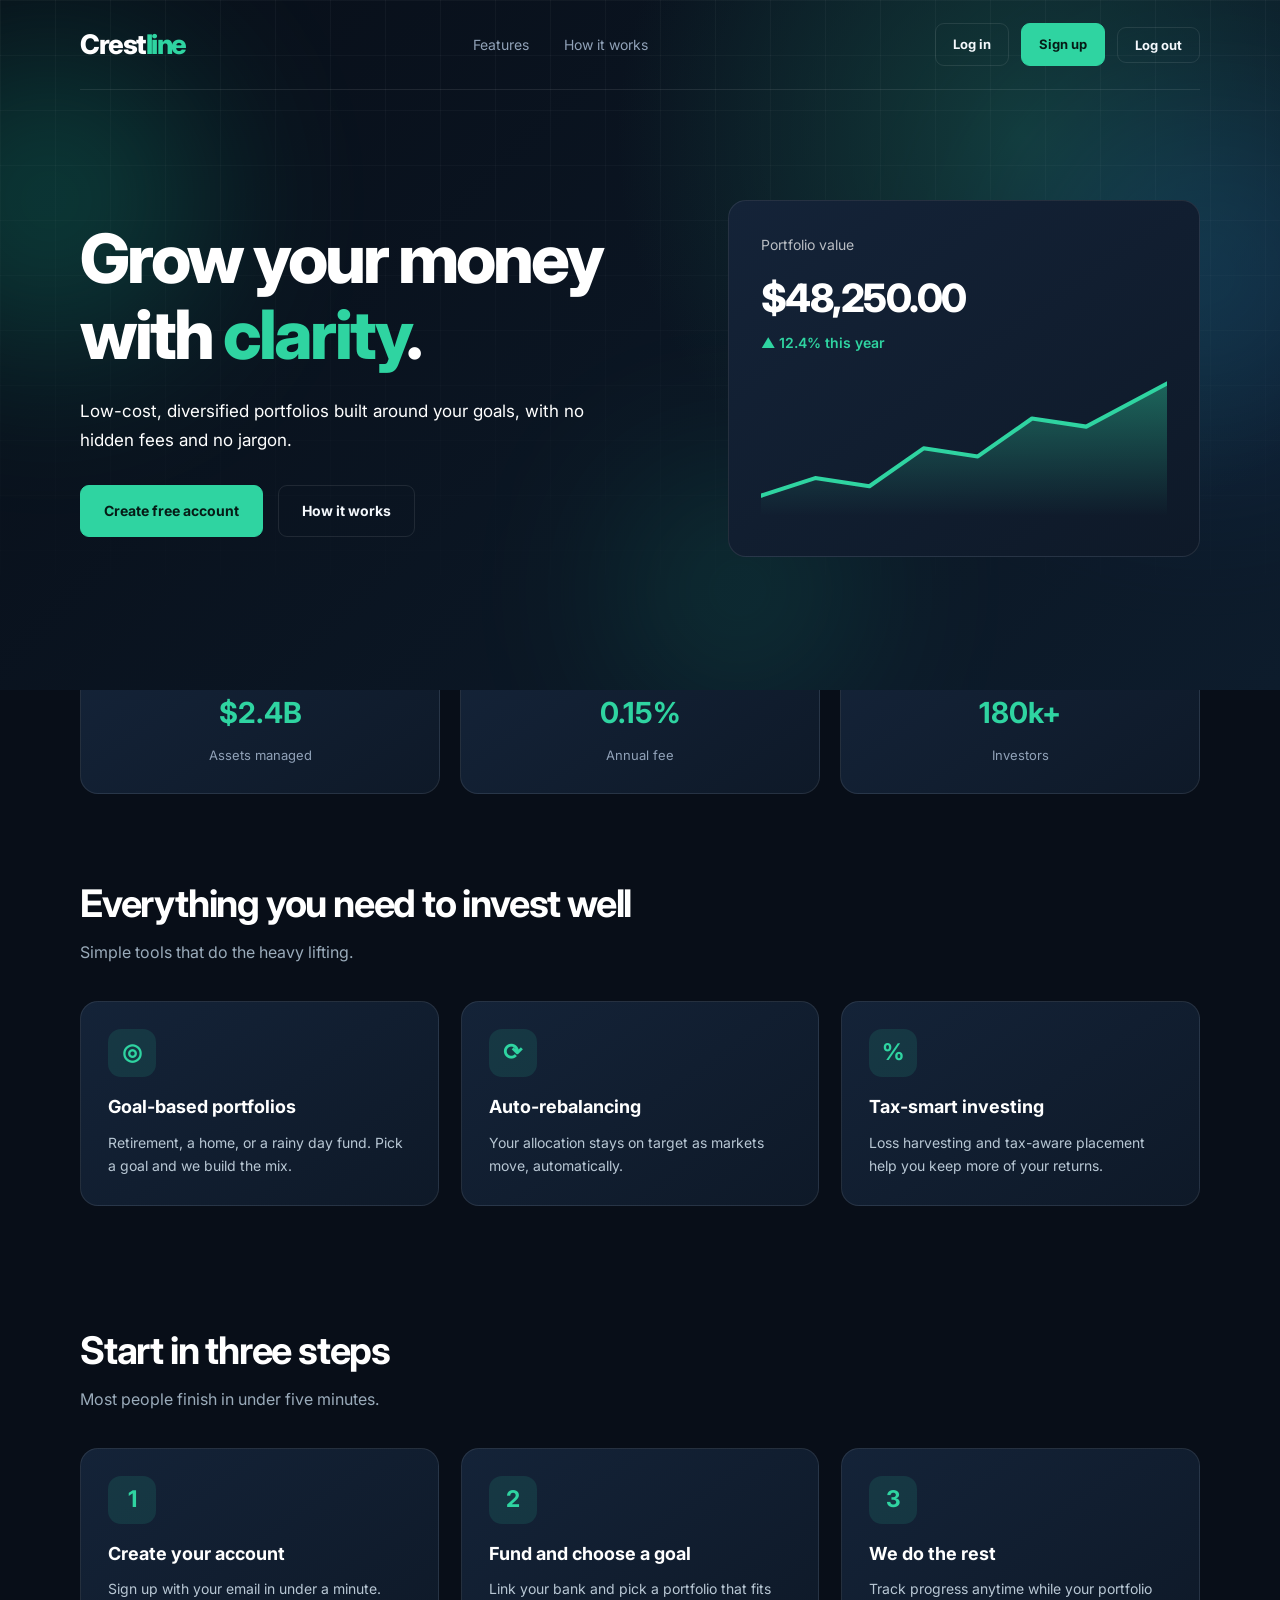
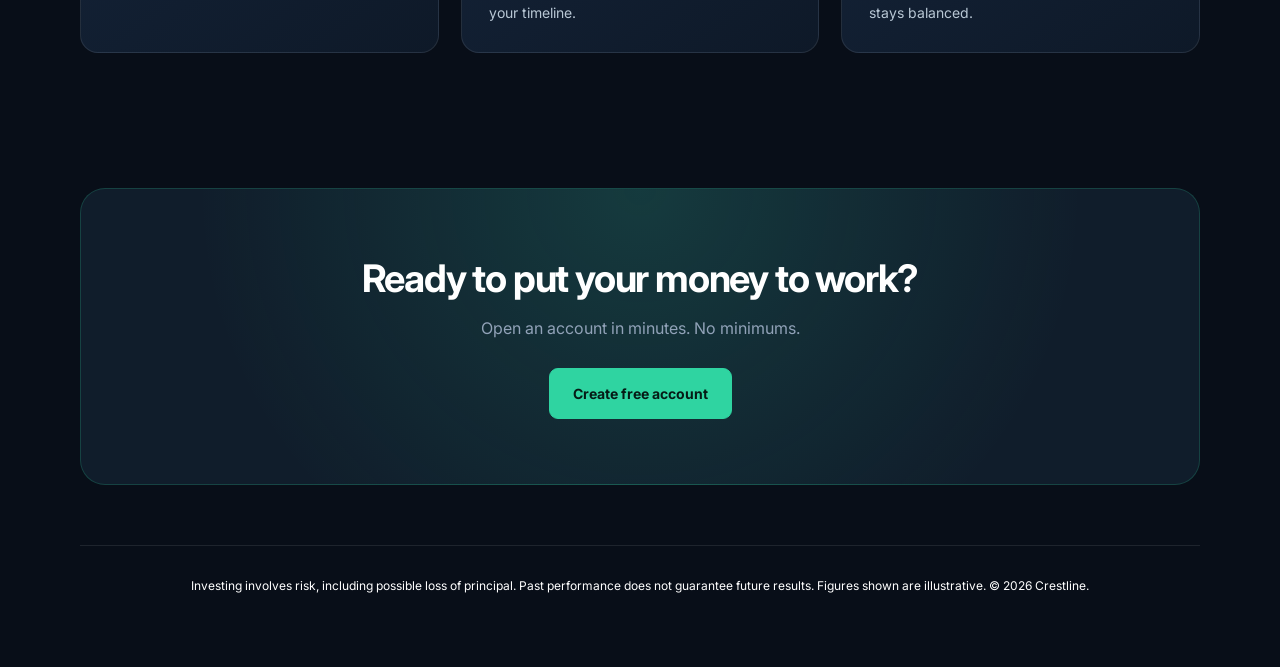
<file: index.htm>
<!DOCTYPE html>
<html lang="en">
<head>
<meta charset="utf-8">
<meta name="viewport" content="width=device-width, initial-scale=1">
<title>Crestline — Invest with clarity</title>
<script>document.documentElement.classList.add("js")</script>
<link rel="stylesheet" href="index.css"> 

</head>
<body>
<header class="hero bgfx">
  <div class="orb o1"></div><div class="orb o2"></div><div class="orb o3"></div><div class="grid"></div>
  <div class="wrap">
    <nav>
      <a class="logo" href="index.html">Crest<span>line</span></a>
      <div class="nl"><a href="#features">Features</a><a href="#how">How it works</a></div>
      <div class="na">
        <span id="hello" hidden></span>
        <a class="btn ghost sm" id="in" href="log in .html">Log in</a>
        <a class="btn sm" id="up" href="sign in .html">Sign up</a>
        <button class="btn ghost sm" id="out" hidden>Log out</button>
      </div>
    </nav>
    <div class="hero-grid">
      <div>
        <h1 class="up">Grow your money with <em>clarity</em>.</h1>
        <p class="up" style="--d:.12s">Low-cost, diversified portfolios built around your goals, with no hidden fees and no jargon.</p>
        <div class="cta up" style="--d:.24s"><a class="btn" href="sign in .html">Create free account</a><a class="btn ghost" href="#how">How it works</a></div>
      </div>
      <div class="up" style="--d:.3s">
        <div class="card float">
          <div style="opacity:.7;font-size:14px">Portfolio value</div>
          <div class="bal">$48,250.00</div><div class="gain">▲ 12.4% this year</div>
          <svg viewBox="0 0 300 110" width="100%" role="img" aria-label="Portfolio growth chart" style="margin-top:12px">
            <defs><linearGradient id="g" x1="0" y1="0" x2="0" y2="1"><stop offset="0" stop-color="#2fd4a1" stop-opacity=".4"/><stop offset="1" stop-color="#2fd4a1" stop-opacity="0"/></linearGradient></defs>
            <path class="area" d="M0 95 L40 82 L80 88 L120 60 L160 66 L200 38 L240 44 L300 12 L300 110 L0 110Z" fill="url(#g)"/>
            <path class="line" pathLength="1" d="M0 95 L40 82 L80 88 L120 60 L160 66 L200 38 L240 44 L300 12" fill="none" stroke="#2fd4a1" stroke-width="3" stroke-linejoin="round" stroke-linecap="round"/>
          </svg>
        </div>
      </div>
    </div>
  </div>
</header>

<main class="wrap">
  <section id="dash" hidden style="padding-top:48px">
    <h2 id="hi"></h2><p class="sub">Here’s your demo portfolio snapshot.</p>
    <div class="grid3">
      <div class="card up"><span class="muted">Balance</span><div class="bal">$12,480.00</div></div>
      <div class="card up" style="--d:.1s"><span class="muted">Today</span><div class="bal gain" style="font-size:30px">+$86.20</div></div>
      <div class="card up" style="--d:.2s"><span class="muted">Goal: home deposit</span><div class="pbar"><i style="--w:62%"></i></div><span class="muted">62% funded</span></div>
    </div>
  </section>

  <div class="stats">
    <div class="card up"><b data-n="2.4" data-d="1" data-p="$" data-s="B">$2.4B</b><span>Assets managed</span></div>
    <div class="card up" style="--d:.1s"><b data-n="0.15" data-d="2" data-s="%">0.15%</b><span>Annual fee</span></div>
    <div class="card up" style="--d:.2s"><b data-n="180" data-d="0" data-s="k+">180k+</b><span>Investors</span></div>
  </div>

  <section id="features">
    <h2 class="up">Everything you need to invest well</h2><p class="sub up">Simple tools that do the heavy lifting.</p>
    <div class="grid3">
      <div class="card up"><div class="ico">◎</div><h3>Goal-based portfolios</h3><p>Retirement, a home, or a rainy day fund. Pick a goal and we build the mix.</p></div>
      <div class="card up" style="--d:.1s"><div class="ico">⟳</div><h3>Auto-rebalancing</h3><p>Your allocation stays on target as markets move, automatically.</p></div>
      <div class="card up" style="--d:.2s"><div class="ico">%</div><h3>Tax-smart investing</h3><p>Loss harvesting and tax-aware placement help you keep more of your returns.</p></div>
    </div>
  </section>

  <section id="how">
    <h2 class="up">Start in three steps</h2><p class="sub up">Most people finish in under five minutes.</p>
    <div class="grid3">
      <div class="card up"><div class="ico">1</div><h3>Create your account</h3><p>Sign up with your email in under a minute.</p></div>
      <div class="card up" style="--d:.1s"><div class="ico">2</div><h3>Fund and choose a goal</h3><p>Link your bank and pick a portfolio that fits your timeline.</p></div>
      <div class="card up" style="--d:.2s"><div class="ico">3</div><h3>We do the rest</h3><p>Track progress anytime while your portfolio stays balanced.</p></div>
    </div>
  </section>

  <div class="band up"><h2>Ready to put your money to work?</h2><p>Open an account in minutes. No minimums.</p><a class="btn" href="signup.html">Create free account</a></div>
  <footer>Investing involves risk, including possible loss of principal. Past performance does not guarantee future results. Figures shown are illustrative. © 2026 Crestline.</footer>
</main>

<div class="toast" id="toast"></div>
<script src="app.js"></script>
</body>
</html>
</file>
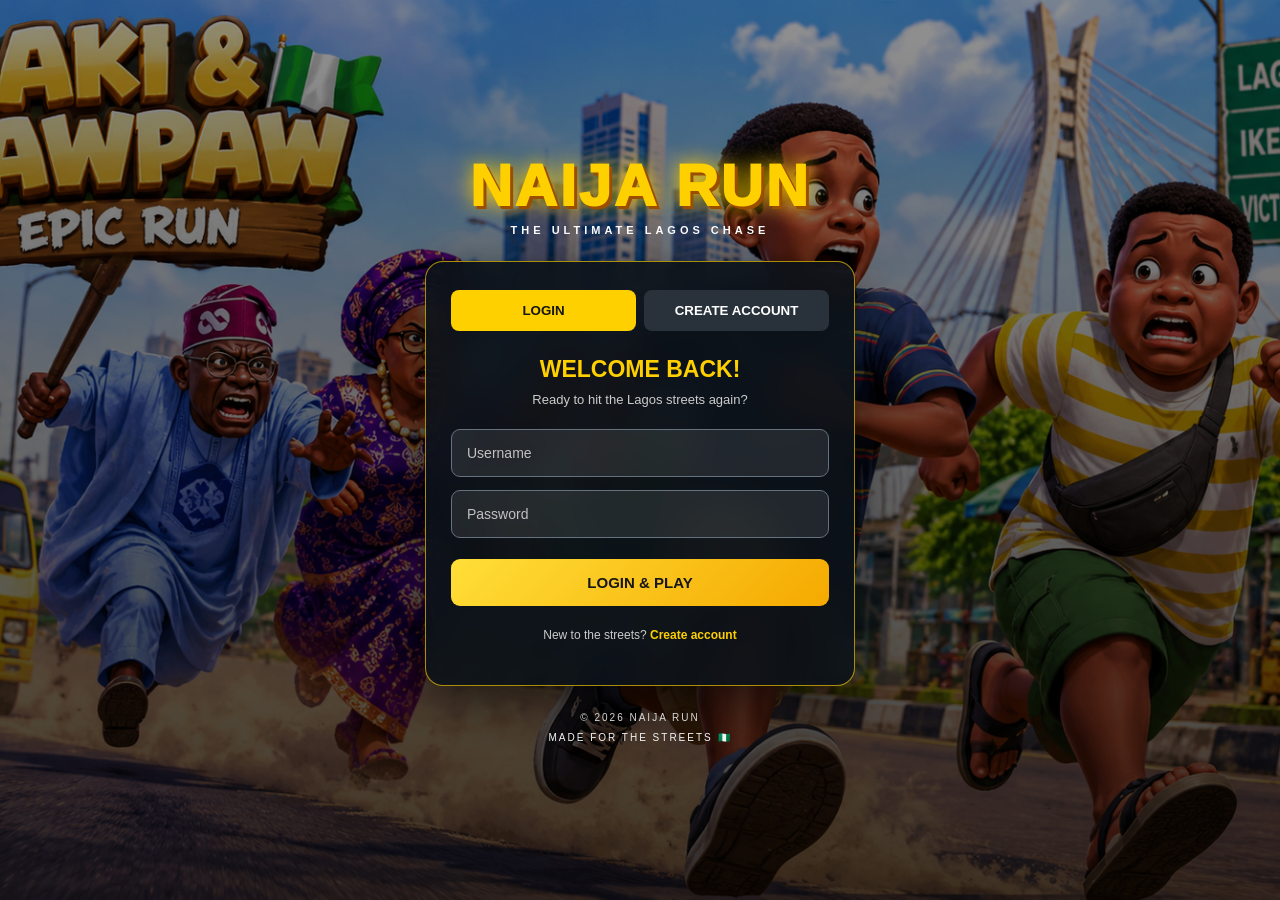
<file: index.html>
<!DOCTYPE html>
<html lang="en">
<head>
    <meta charset="UTF-8">
    <meta name="viewport" content="width=device-width, initial-scale=1.0">
    <title>NAIJA RUN - Welcome</title>
    <link rel="stylesheet" href="style.css">
</head>

<body>

<div class="auth-page">

    <div class="overlay"></div>

    <div class="auth-container">

        <div class="game-logo">
            <h1>NAIJA RUN</h1>
            <p>THE ULTIMATE LAGOS CHASE</p>
        </div>

        <div class="auth-box">

            <div class="tabs">
                <button class="active" type="button" onclick="showForm('login')">
                    LOGIN
                </button>

                <button type="button" onclick="showForm('register')">
                    CREATE ACCOUNT
                </button>
            </div>

            <!-- LOGIN FORM -->

            <form id="loginForm">

                <h2>WELCOME BACK!</h2>
                <p>Ready to hit the Lagos streets again?</p>

                <input type="text" id="loginUsername"
                       placeholder="Username" required>

                <input type="password" id="loginPassword"
                       placeholder="Password" required>

                <button class="submit-btn" type="submit">
                    LOGIN & PLAY
                </button>

                <p class="switch-text">
                    New to the streets?
                    <span onclick="showForm('register')">
                        Create account
                    </span>
                </p>

            </form>


            <!-- CREATE ACCOUNT FORM -->

            <form id="registerForm" style="display:none">

                <h2>JOIN THE STREETS!</h2>
                <p>Create your Naija Run account.</p>

                <input type="text" id="registerUsername"
                       placeholder="Choose username" required>

                <input type="email" id="registerEmail"
                       placeholder="Email address" required>

                <input type="password" id="registerPassword"
                       placeholder="Create password"
                       minlength="8" required>

                <input type="password" id="confirmPassword"
                       placeholder="Confirm password" required>

                <button class="submit-btn" type="submit">
                    CREATE ACCOUNT
                </button>

                <p class="switch-text">
                    Already have an account?
                    <span onclick="showForm('login')">
                        Login
                    </span>
                </p>

            </form>

            <p id="authMessage"></p>

        </div>

        <div class="footer">
            <p>© 2026 NAIJA RUN</p>
            <p>MADE FOR THE STREETS 🇳🇬</p>
        </div>

    </div>
</div>


<script>

// SWITCH BETWEEN LOGIN AND REGISTER

function showForm(type) {

    const login = type === "login";

    document.getElementById("loginForm").style.display =
        login ? "block" : "none";

    document.getElementById("registerForm").style.display =
        login ? "none" : "block";

    const tabs = document.querySelectorAll(".tabs button");

    tabs[0].classList.toggle("active", login);
    tabs[1].classList.toggle("active", !login);

    document.getElementById("authMessage").textContent = "";

}


// GET SAVED ACCOUNTS

function getAccounts() {

    try {
        return JSON.parse(
            localStorage.getItem("naijaAccounts") || "{}"
        );
    } catch (error) {
        return {};
    }

}


// SHOW MESSAGE

function showMessage(message) {

    document.getElementById("authMessage").textContent = message;

}


// OPEN MAIN GAME MENU

function openGame(username) {

    sessionStorage.setItem("naijaUser", username);

    window.location.assign("./game.html");

}


// CREATE ACCOUNT

document.getElementById("registerForm").addEventListener("submit", function(event) {

    event.preventDefault();

    const username = document.getElementById("registerUsername").value.trim();

    const email = document.getElementById("registerEmail").value.trim();

    const password = document.getElementById("registerPassword").value;

    const confirmPassword = document.getElementById("confirmPassword").value;


    if (username.length < 3) {
        showMessage("Username must contain at least 3 characters!");
        return;
    }

    if (password !== confirmPassword) {
        showMessage("Passwords do not match!");
        return;
    }

    const accounts = getAccounts();

    const userKey = username.toLowerCase();

    if (accounts[userKey]) {
        showMessage("Username already exists!");
        return;
    }


    accounts[userKey] = {
        username: username,
        email: email,
        password: password
    };


    try {

        localStorage.setItem(
            "naijaAccounts",
            JSON.stringify(accounts)
        );

        openGame(username);

    } catch (error) {

        showMessage("Could not save account. Check browser storage.");

    }

});


// LOGIN EXISTING ACCOUNT

document.getElementById("loginForm").addEventListener("submit", function(event) {

    event.preventDefault();

    const username = document.getElementById("loginUsername").value.trim();

    const password = document.getElementById("loginPassword").value;

    const accounts = getAccounts();

    const account = accounts[username.toLowerCase()];


    if (!account || account.password !== password) {

        showMessage("Incorrect username or password!");

        return;

    }


    openGame(account.username);

});

</script>

</body>
</html>
</file>
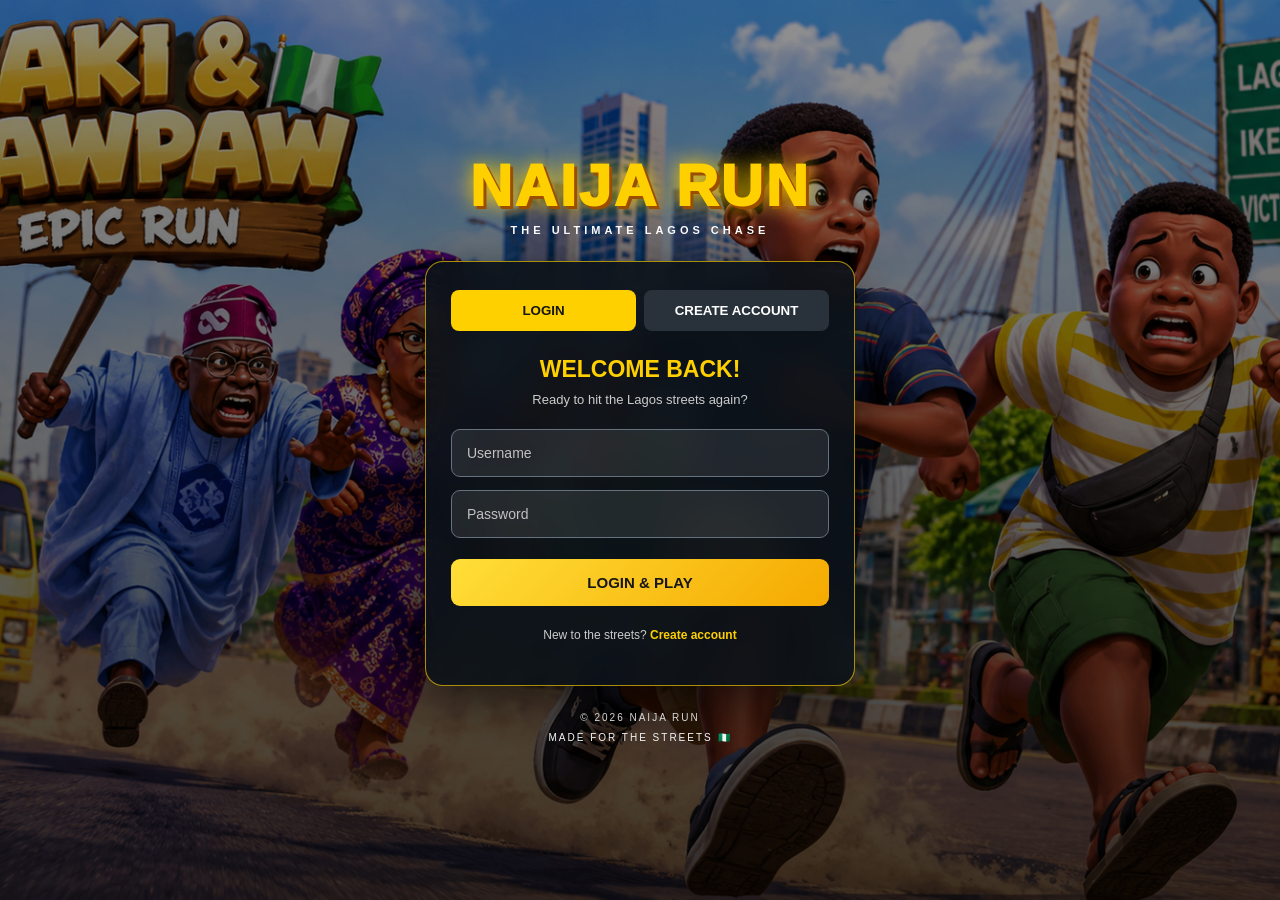
<file: game.html>
<!DOCTYPE html>
<html lang="en">
<head>
    <meta charset="UTF-8">
    <meta name="viewport" content="width=device-width, initial-scale=1.0">

    <title>NAIJA RUN - Game</title>

    <link rel="stylesheet" href="./style.css">

    <style>
        #gameMenu {
            min-height: 100vh;
            display: flex;
            flex-direction: column;
            justify-content: center;
            align-items: center;
            text-align: center;
            gap: 15px;
            padding: 20px;
        }

        #gameMenu button,
        #gameOver button,
        #mobileControls button {
            padding: 13px 22px;
            border: none;
            border-radius: 10px;
            cursor: pointer;
            font-weight: bold;
            font-size: 16px;
        }

        #game {
            position: relative;
            width: 100%;
            height: 100vh;
            height: 100dvh;
            overflow: hidden;
        }

        #canvas {
            display: block;
            width: 100%;
            height: 100%;
        }

        .hud {
            position: absolute;
            top: 15px;
            left: 0;
            width: 100%;
            z-index: 5;
            display: flex;
            justify-content: space-around;
            color: white;
            font-weight: bold;
            pointer-events: none;
        }

        #mobileControls {
            position: absolute;
            bottom: 20px;
            left: 0;
            width: 100%;
            display: flex;
            justify-content: space-evenly;
            z-index: 10;
        }

        #gameOver {
            position: absolute;
            inset: 0;
            z-index: 20;
            display: none;
            flex-direction: column;
            justify-content: center;
            align-items: center;
            gap: 15px;
            background: rgba(0,0,0,0.85);
            color: white;
            text-align: center;
        }

        @media (max-width: 600px) {
            .hud {
                font-size: 13px;
            }

            #mobileControls button {
                padding: 15px;
                font-size: 20px;
            }

            #gameMenu h1 {
                font-size: 32px;
            }
        }
    </style>
</head>

<body>

    <!-- PLAYER MENU -->
    <div id="gameMenu">

        <h1>🇳🇬 NAIJA RUN</h1>

        <h2 id="welcome"></h2>

        <p>Welcome to the Lagos streets!</p>

        <h3>CHOOSE YOUR RUNNER</h3>

        <button onclick="chooseRunner('Aki')">AKI</button>

        <button onclick="chooseRunner('Pawpaw')">PAWPAW</button>

        <h3 id="selectedRunner">Selected: Aki</h3>

        <button onclick="launchGame()">START RUNNING</button>

        <button onclick="logout()">LOG OUT</button>

    </div>

    <!-- GAME AREA -->
    <div id="game" style="display:none">

        <div class="hud">
            <div>🇳🇬 NAIJA RUN</div>
            <div id="score">SCORE: 0</div>
            <div id="coins">🪙 0</div>
        </div>

        <canvas id="canvas"></canvas>

        <!-- MOBILE CONTROLS -->
        <div id="mobileControls">

            <button onclick="moveLeft()">◀</button>

            <button onclick="moveRight()">▶</button>

            <button onclick="jump()">⬆</button>

            <button onclick="slide()">⬇</button>

        </div>

        <!-- GAME OVER -->
        <div id="gameOver">

            <h1>GAME OVER!</h1>

            <p id="finalScore"></p>

            <button onclick="launchGame()">PLAY AGAIN</button>

            <button onclick="backToMenu()">MAIN MENU</button>

        </div>

    </div>

    <!-- GAME CONNECTION -->
    <script>

        // CHECK LOGIN
        const loggedInUser = sessionStorage.getItem("naijaUser");

        if (!loggedInUser) {
            window.location.replace("./index.html");
        } else {
            document.getElementById("welcome").textContent =
                "Welcome, " + loggedInUser + "!";
        }

        // CHARACTER SELECTION
        let selectedRunner = "Aki";

        window.selectedCharacter = "Aki";

        function chooseRunner(name) {

            selectedRunner = name;

            window.selectedCharacter = name;

            document.getElementById("selectedRunner").textContent =
                "Selected: " + name;

        }

        // START GAME
        async function launchGame() {

            window.selectedCharacter = selectedRunner;

            document.getElementById("gameMenu").style.display = "none";

            document.getElementById("game").style.display = "block";

            document.getElementById("gameOver").style.display = "none";

            if (typeof window.startGame === "function") {

                try {
                    await window.startGame();
                } catch (error) {
                    console.error("Game failed to start:", error);
                    alert("The game could not start. Check the browser Console for the error.");
                }

            } else {

                console.error("startGame() was not found in game.js");

                alert("Game engine not loaded. Check that game.js is in the same folder.");

            }
        }

        // RETURN TO MENU
        function backToMenu() {

            if (typeof window.stopGame === "function") {
                window.stopGame();
            }

            document.getElementById("game").style.display = "none";

            document.getElementById("gameMenu").style.display = "flex";

        }

        // LOG OUT
        function logout() {

            sessionStorage.removeItem("naijaUser");

            window.location.href = "./index.html";

        }

    </script>

    <!-- LOAD GAME ENGINE ONLY ONCE -->
    <script src="./game.js"></script>

</body>
</html>
</file>
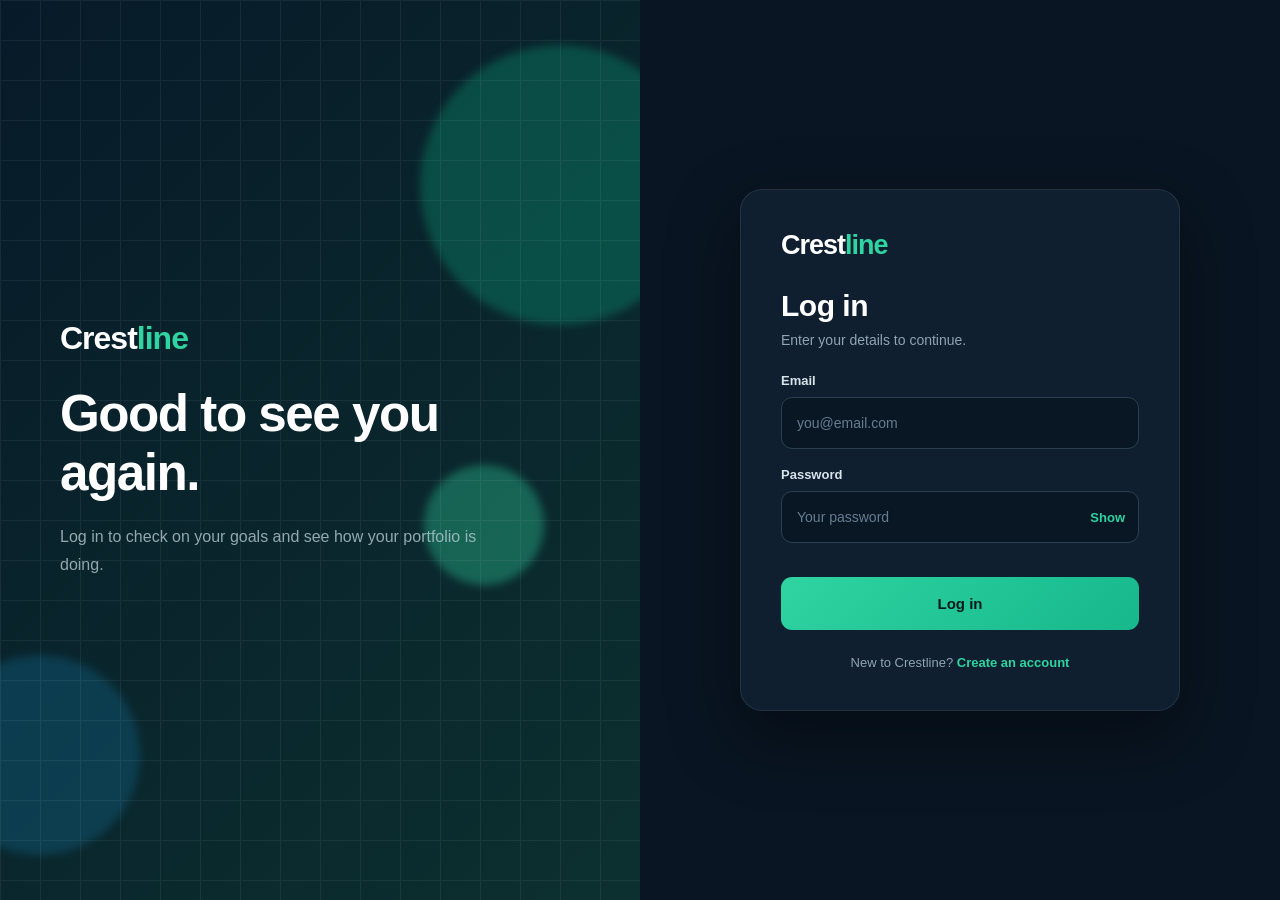
<file: log in .html>
<!DOCTYPE html>
<html lang="en">
<head>
<meta charset="utf-8">
<meta name="viewport" content="width=device-width, initial-scale=1">
<title>Log in — Crestline</title>
<link rel="stylesheet" href="logs.css">
<link rel="stylesheet" href="log in .html">

</head>
<body class="auth">
<div class="bgfx">
  <div class="orb o1"></div><div class="orb o2"></div><div class="orb o3"></div><div class="grid"></div>
  <div class="in">
    <a class="logo" href="index.html">Crest<span>line</span></a>
    <h1 style="margin-top:28px">Good to see you again.</h1>
    <p style="opacity:.8">Log in to check on your goals and see how your portfolio is doing.</p>
  </div>
</div>
<main class="formbox">
  <form id="fl" novalidate>
    <a class="logo dk" href="index.html">Crest<span>line</span></a>
    <h2>Log in</h2><span class="muted">Enter your details to continue.</span>
    <label for="le">Email</label><input id="le" type="email" autocomplete="email" placeholder="you@email.com">
    <label for="lp">Password</label>
    <div class="pw"><input id="lp" type="password" autocomplete="current-password" placeholder="Your password"><button type="button" class="eye">Show</button></div>
    <div class="err" id="fle"></div>
    <button class="btn full" type="submit">Log in</button>
    <p class="alt">New to Crestline? <a href="signup.html">Create an account</a></p>
  </form>
</main>
<script src="app.js"></script>
</body>
</html>
</file>
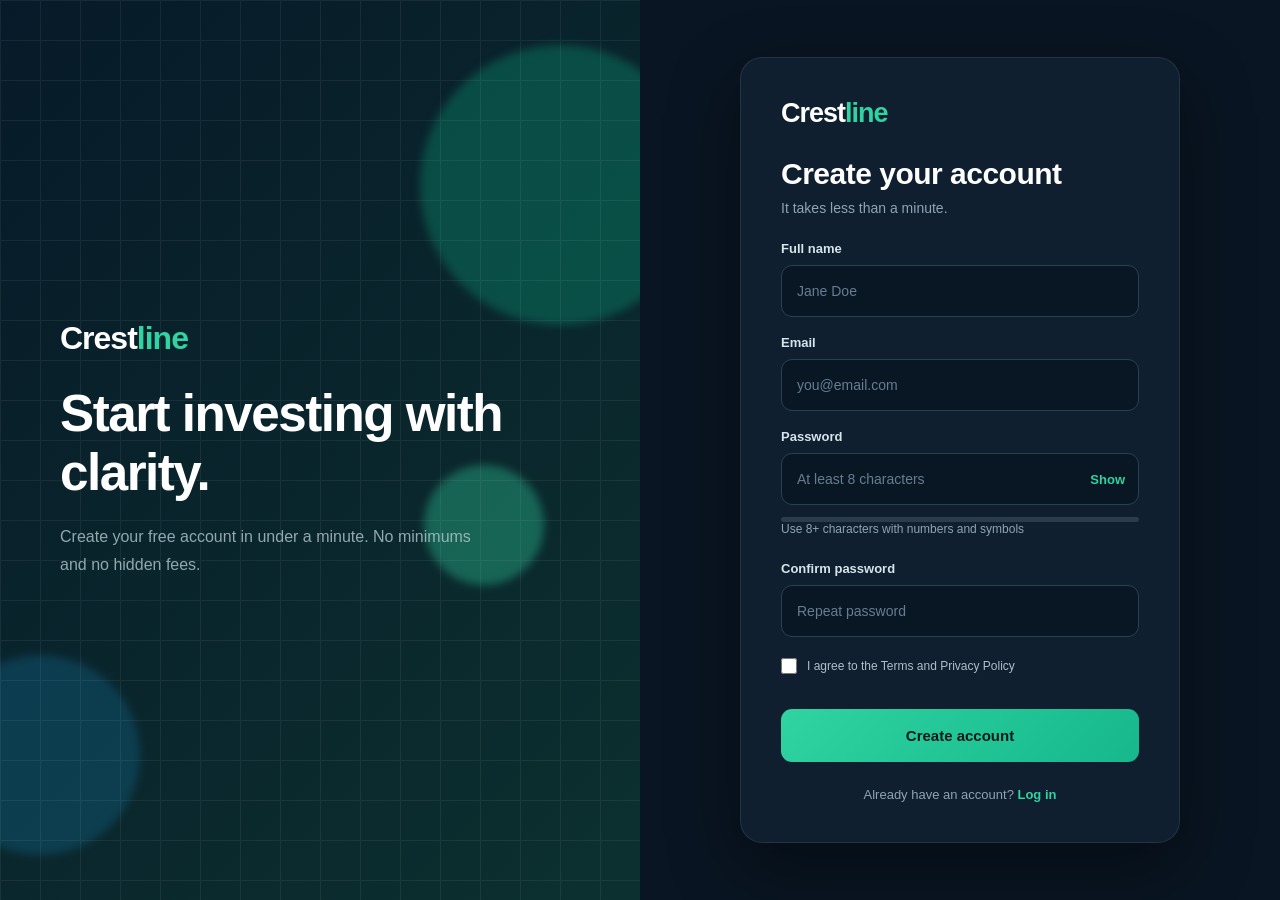
<file: sign in .html>
<!DOCTYPE html>
<html lang="en">
<head>
<meta charset="utf-8">
<meta name="viewport" content="width=device-width, initial-scale=1">
<title>Create account — Crestline</title>
<link rel="stylesheet" href="logs.css">
</head>
<body class="auth">
<div class="bgfx">
  <div class="orb o1"></div><div class="orb o2"></div><div class="orb o3"></div><div class="grid"></div>
  <div class="in">
    <a class="logo" href="index.html">Crest<span>line</span></a>
    <h1 style="margin-top:28px">Start investing with clarity.</h1>
    <p style="opacity:.8">Create your free account in under a minute. No minimums and no hidden fees.</p>
  </div>
</div>
<main class="formbox">
  <form id="fs" novalidate>
    <a class="logo dk" href="index.html">Crest<span>line</span></a>
    <h2>Create your account</h2><span class="muted">It takes less than a minute.</span>
    <label for="sn">Full name</label><input id="sn" autocomplete="name" placeholder="Jane Doe">
    <label for="se">Email</label><input id="se" type="email" autocomplete="email" placeholder="you@email.com">
    <label for="sp">Password</label>
    <div class="pw"><input id="sp" type="password" autocomplete="new-password" placeholder="At least 8 characters"><button type="button" class="eye">Show</button></div>
    <div class="meter"><i id="mi"></i></div><span class="muted" id="ml" style="font-size:12px">Use 8+ characters with numbers and symbols</span>
    <label for="sc">Confirm password</label><input id="sc" type="password" autocomplete="new-password" placeholder="Repeat password">
    <label class="chk"><input type="checkbox" id="st"> I agree to the Terms and Privacy Policy</label>
    <div class="err" id="fse"></div>
    <button class="btn full" type="submit">Create account</button>
    <p class="alt">Already have an account? <a href="login.html">Log in</a></p>
  </form>
</main>
<script src="app.js"></script>
</body>
</html>
</file>
<file: index.css>
/* =========================
   CRESTLINE WEBSITE CSS
========================= */

@import url('https://fonts.googleapis.com/css2?family=Inter:wght@400;500;600;700;800&display=swap');

:root {
    --bg: #080e18;
    --surface: #101b2b;
    --surface2: #142338;
    --primary: #2fd4a1;
    --primary-dark: #17a982;
    --text: #f4f8fc;
    --muted: #91a2b8;
    --border: rgba(255,255,255,.09);
    --radius: 18px;
}

* {
    margin: 0;
    padding: 0;
    box-sizing: border-box;
}

html {
    scroll-behavior: smooth;
    scroll-padding-top: 80px;
}

body {
    background: var(--bg);
    color: var(--text);
    font-family: 'Inter', sans-serif;
    line-height: 1.7;
    overflow-x: hidden;
}

a {
    color: inherit;
    text-decoration: none;
}

button {
    font-family: inherit;
    cursor: pointer;
}

.wrap {
    width: min(1120px, 90%);
    margin: auto;
}

/* =========================
   HERO SECTION
========================= */

.hero {
    min-height: 690px;
    position: relative;
    overflow: hidden;
    background:
        radial-gradient(circle at 80% 20%, #123b3a 0%, transparent 35%),
        linear-gradient(135deg, #080e18, #0d1c2c);
}

.bgfx {
    isolation: isolate;
}

.grid {
    position: absolute;
    inset: 0;
    background-image:
        linear-gradient(rgba(255,255,255,.035) 1px, transparent 1px),
        linear-gradient(90deg, rgba(255,255,255,.035) 1px, transparent 1px);
    background-size: 55px 55px;
    mask-image: linear-gradient(to bottom, black, transparent);
    z-index: -1;
}

.orb {
    position: absolute;
    border-radius: 50%;
    filter: blur(90px);
    opacity: .25;
    z-index: -1;
    animation: orbFloat 8s ease-in-out infinite alternate;
}

.o1 {
    width: 300px;
    height: 300px;
    background: #16c99a;
    top: 50px;
    left: -100px;
}

.o2 {
    width: 350px;
    height: 350px;
    background: #2365a9;
    right: -100px;
    top: 100px;
    animation-delay: 2s;
}

.o3 {
    width: 200px;
    height: 200px;
    background: #17a982;
    bottom: 0;
    left: 50%;
    animation-delay: 4s;
}

@keyframes orbFloat {
    from {
        transform: translateY(0) scale(1);
    }
    to {
        transform: translateY(-35px) scale(1.15);
    }
}

/* =========================
   NAVIGATION
========================= */

nav {
    height: 90px;
    display: flex;
    justify-content: space-between;
    align-items: center;
    gap: 20px;
    border-bottom: 1px solid var(--border);
    position: relative;
    z-index: 10;
}

.logo {
    font-size: 27px;
    font-weight: 800;
    letter-spacing: -1.5px;
}

.logo span {
    color: var(--primary);
}

.nl {
    display: flex;
    gap: 35px;
}

.nl a {
    color: var(--muted);
    font-size: 14px;
    transition: .3s;
}

.nl a:hover {
    color: var(--primary);
}

.na {
    display: flex;
    align-items: center;
    gap: 12px;
}

/* =========================
   BUTTONS
========================= */

.btn {
    display: inline-flex;
    justify-content: center;
    align-items: center;
    padding: 13px 23px;
    border: 1px solid var(--primary);
    border-radius: 9px;
    background: var(--primary);
    color: #061b16;
    font-size: 14px;
    font-weight: 700;
    transition: .3s ease;
    cursor: pointer;
}

.btn:hover {
    background: transparent;
    color: var(--primary);
    transform: translateY(-3px);
    box-shadow: 0 8px 25px rgba(47,212,161,.15);
}

.btn.ghost {
    background: transparent;
    color: var(--text);
    border-color: var(--border);
}

.btn.ghost:hover {
    border-color: var(--primary);
    color: var(--primary);
}

.btn.sm {
    padding: 9px 17px;
    font-size: 13px;
}

/* =========================
   HERO CONTENT
========================= */

.hero-grid {
    display: grid;
    grid-template-columns: 1.1fr .9fr;
    align-items: center;
    gap: 70px;
    padding: 110px 0 120px;
}

h1 {
    font-size: clamp(40px, 5.5vw, 68px);
    line-height: 1.12;
    letter-spacing: -3px;
    max-width: 650px;
    font-weight: 800;
}

h1 em {
    color: var(--primary);
    font-style: normal;
}

.hero-grid p {
    color: var(--muted);
    font-size: 17px;
    max-width: 520px;
    margin: 25px 0 30px;
}

.cta {
    display: flex;
    gap: 15px;
    flex-wrap: wrap;
}

/* =========================
   CARDS
========================= */

.card {
    background: linear-gradient(145deg, #142338, #0e1928);
    border: 1px solid var(--border);
    border-radius: var(--radius);
    padding: 27px;
    transition: .35s ease;
}

.card:hover {
    transform: translateY(-7px);
    border-color: rgba(47,212,161,.4);
    box-shadow: 0 15px 40px rgba(0,0,0,.25);
}

/* Portfolio card */

.hero-grid .card {
    padding: 32px;
}

.bal {
    font-size: 39px;
    font-weight: 800;
    letter-spacing: -1.5px;
    margin-top: 8px;
}

.gain {
    color: var(--primary);
    font-size: 14px;
    font-weight: 600;
}

.float {
    animation: floatCard 5s ease-in-out infinite;
}

@keyframes floatCard {
    0%, 100% {
        transform: translateY(0);
    }
    50% {
        transform: translateY(-13px);
    }
}

/* =========================
   MAIN SECTIONS
========================= */

main {
    padding-bottom: 40px;
}

section {
    padding: 85px 0 35px;
}

h2 {
    font-size: clamp(27px, 4vw, 38px);
    letter-spacing: -1.2px;
    line-height: 1.3;
}

.sub {
    color: var(--muted);
    margin-top: 10px;
    margin-bottom: 35px;
}

.grid3 {
    display: grid;
    grid-template-columns: repeat(3, 1fr);
    gap: 22px;
}

.grid3 h3 {
    font-size: 18px;
    margin: 15px 0 8px;
}

.grid3 p {
    color: var(--muted);
    font-size: 14px;
}

/* =========================
   ICONS
========================= */

.ico {
    width: 48px;
    height: 48px;
    border-radius: 13px;
    display: grid;
    place-items: center;
    background: rgba(47,212,161,.12);
    color: var(--primary);
    font-size: 23px;
    font-weight: 700;
}

/* =========================
   STATS
========================= */

.stats {
    display: grid;
    grid-template-columns: repeat(3, 1fr);
    gap: 20px;
    margin-top: -30px;
}

.stats .card {
    display: flex;
    flex-direction: column;
    gap: 7px;
    text-align: center;
}

.stats b {
    font-size: 29px;
    color: var(--primary);
}

.stats span {
    font-size: 13px;
    color: var(--muted);
}

/* =========================
   DASHBOARD
========================= */

#dash {
    padding-top: 48px;
}

#dash h2 {
    margin-bottom: 8px;
}

.muted {
    color: var(--muted);
    font-size: 14px;
}

.pbar {
    height: 9px;
    background: #26364a;
    border-radius: 20px;
    overflow: hidden;
    margin: 15px 0 10px;
}

.pbar i {
    display: block;
    width: var(--w);
    height: 100%;
    background: var(--primary);
    border-radius: 20px;
    box-shadow: 0 0 12px rgba(47,212,161,.5);
}

/* =========================
   BOTTOM CTA BAND
========================= */

.band {
    text-align: center;
    padding: 65px 25px;
    margin: 100px 0 60px;
    border: 1px solid rgba(47,212,161,.2);
    border-radius: 25px;
    background:
        radial-gradient(circle at top, rgba(47,212,161,.16), transparent 70%),
        #101d2b;
}

.band h2 {
    margin-bottom: 12px;
}

.band p {
    color: var(--muted);
    margin-bottom: 25px;
}

/* =========================
   FOOTER
========================= */

footer {
    padding: 30px 0;
    border-top: 1px solid var(--border);
    color: var(--muted);
    text-align: center;
    font-size: 12px;
}

/* =========================
   TOAST MESSAGE
========================= */

.toast {
    position: fixed;
    bottom: 25px;
    right: 25px;
    background: var(--surface2);
    color: var(--text);
    border: 1px solid var(--primary);
    border-radius: 10px;
    padding: 14px 22px;
    z-index: 100;
    opacity: 0;
    visibility: hidden;
    transform: translateY(20px);
    transition: .3s ease;
}

.toast.show {
    opacity: 1;
    visibility: visible;
    transform: translateY(0);
}

/* =========================
   SCROLL ANIMATIONS
========================= */

.up {
    opacity: 1;
    transform: translateY(0);
}

.js .up {
    opacity: 0;
    transform: translateY(25px);
    transition: opacity .8s ease, transform .8s ease;
    transition-delay: var(--d, 0s);
}

.js .up.show {
    opacity: 1;
    transform: translateY(0);
}

/* =========================
   RESPONSIVE DESIGN
========================= */

@media (max-width: 850px) {

    .hero-grid {
        grid-template-columns: 1fr;
        gap: 50px;
        padding: 80px 0;
    }

    .hero {
        min-height: auto;
    }

    .grid3 {
        grid-template-columns: repeat(2, 1fr);
    }

    .stats {
        grid-template-columns: 1fr;
        margin-top: 30px;
    }

    .hero-grid .card {
        max-width: 550px;
    }
}

@media (max-width: 600px) {

    nav {
        height: auto;
        min-height: 75px;
        flex-wrap: wrap;
        padding: 15px 0;
    }

    .logo {
        font-size: 23px;
    }

    .nl {
        order: 3;
        width: 100%;
        justify-content: center;
        gap: 25px;
        padding-top: 10px;
    }

    .na {
        gap: 7px;
    }

    .btn.sm {
        padding: 8px 11px;
        font-size: 11px;
    }

    .hero-grid {
        padding: 70px 0;
    }

    h1 {
        font-size: 43px;
        letter-spacing: -2px;
    }

    .hero-grid p {
        font-size: 15px;
    }

    .grid3 {
        grid-template-columns: 1fr;
    }

    section {
        padding: 65px 0 20px;
    }

    .bal {
        font-size: 32px;
    }

    .band {
        margin: 65px 0 40px;
        padding: 45px 20px;
    }

    .cta .btn {
        width: 100%;
    }
}

/* =========================
   ACCESSIBILITY
========================= */

@media (prefers-reduced-motion: reduce) {
    *,
    *::before,
    *::after {
        animation-duration: .01ms !important;
        animation-iteration-count: 1 !important;
        transition-duration: .01ms !important;
        scroll-behavior: auto !important;
    }
}

/* FIX: MAKE HOMEPAGE WORDS VISIBLE */

.up,
.js .up {
    opacity: 1 !important;
    visibility: visible !important;
    transform: none !important;
}

/* MAIN TEXT */
body {
    color: #ffffff;
}

.hero h1,
.hero p,
section h2,
section h3,
section p,
.sub,
footer {
    color: #ffffff;
}

.hero h1 em {
    color: #2fd4a1;
}

.card p {
    color: #b8c7d4;
}

.sub {
    color: #9aabba;
}
</file>
<file: style.css>
/* =====================================
   NAIJA RUN - COMPLETE STYLE.CSS
===================================== */

* {
    margin: 0;
    padding: 0;
    box-sizing: border-box;
}

body {
    font-family: Arial, sans-serif;
    background: #080d13;
    color: white;
    overflow-x: hidden;
}

/* =====================================
   LOGIN AND REGISTER PAGE
===================================== */

.auth-page {
    min-height: 100vh;
    min-height: 100dvh;

    display: flex;
    justify-content: center;
    align-items: center;

    padding: 25px 15px;
    position: relative;

    background:
        linear-gradient(
            rgba(0,0,0,0.35),
            rgba(0,0,0,0.72)
        ),
        url("today.png") center/cover no-repeat;

    animation: backgroundZoom 18s ease-in-out infinite alternate;
}

.overlay {
    position: absolute;
    inset: 0;
    background: rgba(0,0,0,0.12);
}

.auth-container {
    position: relative;
    z-index: 2;
    width: 100%;
    max-width: 430px;
    text-align: center;
}

/* LOGO */

.game-logo {
    margin-bottom: 25px;
    color: white;
    animation: logoEnter 1.2s ease-out both;
}

.game-logo h1 {
    font-size: clamp(38px, 8vw, 58px);
    font-weight: 1000;
    color: #ffd000;
    letter-spacing: 3px;

    text-shadow:
        3px 3px #9b4d00,
        0 0 20px #ffd000;

    animation: logoGlow 3s ease-in-out infinite alternate;
}

.game-logo p {
    font-size: 11px;
    letter-spacing: 4px;
    font-weight: bold;
    margin-top: 5px;
}

/* LOGIN BOX */

.auth-box {
    position: relative;
    z-index: 2;

    width: 100%;
    padding: 28px 25px;

    background: rgba(12,18,25,0.90);
    backdrop-filter: blur(15px);
    -webkit-backdrop-filter: blur(15px);

    border: 1px solid rgba(255,208,0,0.65);
    border-radius: 18px;

    box-shadow: 0 15px 50px rgba(0,0,0,0.6);

    color: white;
    animation: cardEnter 1.1s ease both;
}

/* TABS */

.tabs {
    display: flex;
    gap: 8px;
    margin-bottom: 25px;
}

.tabs button {
    flex: 1;
    padding: 13px 5px;
    border: none;
    border-radius: 8px;

    background: #29323b;
    color: white;

    font-weight: bold;
    cursor: pointer;
}

.tabs button.active {
    background: #ffd000;
    color: #151515;
}

/* FORM */

.auth-box h2 {
    font-size: 23px;
    margin-bottom: 9px;
    color: #ffd000;
}

.auth-box form > p:first-of-type {
    color: #ccc;
    font-size: 13px;
    margin-bottom: 22px;
}

.auth-box input {
    width: 100%;
    padding: 15px;
    margin-bottom: 13px;

    background: rgba(255,255,255,0.09);
    border: 1px solid #65717d;
    border-radius: 9px;

    color: white;
    outline: none;
    font-size: 14px;

    transition: 0.3s;
}

.auth-box input:focus {
    border-color: #ffd000;
    box-shadow: 0 0 15px rgba(255,208,0,0.2);
}

.auth-box input::placeholder {
    color: #c1c1c1;
}

/* SUBMIT BUTTON */

.submit-btn {
    width: 100%;
    padding: 15px;
    margin-top: 8px;

    background: linear-gradient(135deg,#ffdf38,#f5a900);

    border: none;
    border-radius: 9px;

    color: #171717;
    font-size: 15px;
    font-weight: 900;

    cursor: pointer;
    transition: 0.3s;
}

.submit-btn:hover {
    transform: translateY(-3px);
    box-shadow: 0 5px 25px #ffbf0066;
}

/* OTHER LOGIN TEXT */

.switch-text {
    margin-top: 22px;
    font-size: 12px;
    color: #ccc;
}

.switch-text span {
    color: #ffd000;
    cursor: pointer;
    font-weight: bold;
}

#authMessage {
    color: #ffd000;
    font-size: 13px;
    margin-top: 15px;
}

.footer {
    color: white;
    margin-top: 22px;
    font-size: 10px;
    letter-spacing: 2px;
    line-height: 2;
}

/* =====================================
   MAIN GAME MENU
===================================== */

#gameMenu {
    min-height: 100vh;
    min-height: 100dvh;

    width: 100%;

    display: flex;
    flex-direction: column;
    justify-content: center;
    align-items: center;

    gap: 18px;
    text-align: center;
    padding: 25px;

    background:
        linear-gradient(
            rgba(0,0,0,0.55),
            rgba(0,0,0,0.82)
        ),
        url("naija-bg.png") center/cover no-repeat;
}

#gameMenu h1 {
    font-size: clamp(38px,8vw,65px);
    font-weight: 900;
    color: #f5c542;
    letter-spacing: 4px;
    text-shadow: 0 0 20px #f5c542;

    animation: titleGlow 2s infinite alternate;
}

#gameMenu h2 {
    color: #00e676;
    font-size: 25px;
}

#gameMenu h3 {
    color: #f5c542;
    margin-top: 10px;
}

#gameMenu p {
    color: #ddd;
    font-size: 17px;
}

/* GAME MENU BUTTONS */

#gameMenu button {
    min-width: 190px;
    padding: 15px 25px;
    margin: 5px;

    border: none;
    border-radius: 10px;

    background: linear-gradient(135deg,#ffdf38,#f5a900);
    color: #111;

    font-size: 16px;
    font-weight: bold;

    cursor: pointer;
    transition: 0.25s;
}

#gameMenu button:hover {
    transform: translateY(-3px) scale(1.03);
    box-shadow: 0 0 20px #f5c54288;
}

/* =====================================
   GAME SCREEN
===================================== */

#game {
    width: 100%;
    height: 100vh;
    height: 100dvh;

    position: fixed;
    top: 0;
    left: 0;

    background: #87ceeb;
    overflow: hidden;
}

#canvas {
    display: block;
    width: 100%;
    height: 100%;
    touch-action: none;
}

/* =====================================
   SCORE AND COIN DISPLAY
===================================== */

.hud {
    position: absolute;
    top: 15px;
    left: 0;

    width: 100%;
    padding: 12px 20px;

    display: flex;
    justify-content: space-between;
    align-items: center;

    z-index: 5;
    pointer-events: none;

    font-size: 17px;
    font-weight: bold;

    text-shadow: 2px 2px 5px black;
}

.hud div:first-child {
    color: #ffcc00;
}

/* =====================================
   MOBILE GAME CONTROLS
===================================== */

#mobileControls {
    position: absolute;
    bottom: 25px;
    left: 0;

    width: 100%;

    display: flex;
    justify-content: center;
    align-items: center;

    gap: 12px;
    z-index: 10;
}

#mobileControls button {
    width: 60px;
    height: 60px;

    padding: 0;

    border: 2px solid white;
    border-radius: 50%;

    background: rgba(0,0,0,0.7);
    color: #ffcc00;

    font-size: 23px;
    font-weight: bold;

    cursor: pointer;
}

#mobileControls button:active {
    background: #ffcc00;
    color: black;
}

/* =====================================
   GAME OVER SCREEN
===================================== */

#gameOver {
    position: absolute;
    top: 50%;
    left: 50%;

    transform: translate(-50%,-50%);

    width: min(90%,400px);
    padding: 30px;

    background: rgba(0,0,0,0.95);

    border: 2px solid #ffcc00;
    border-radius: 18px;

    text-align: center;
    z-index: 20;
}

#gameOver h1 {
    color: #ff3333;
    margin-bottom: 15px;
}

#gameOver p {
    margin: 15px 0;
    font-size: 18px;
}

#gameOver button {
    padding: 13px 20px;
    margin: 7px;

    border: none;
    border-radius: 6px;

    background: #ffcc00;
    color: black;

    font-weight: bold;
    cursor: pointer;
}

/* =====================================
   ANIMATIONS
===================================== */

@keyframes backgroundZoom {
    from {
        background-size: 100% auto;
        background-position: center;
    }

    to {
        background-size: 115% auto;
        background-position: 55% center;
    }
}

@keyframes logoEnter {
    from {
        opacity: 0;
        transform: translateY(-45px) scale(.85);
    }

    to {
        opacity: 1;
        transform: translateY(0) scale(1);
    }
}

@keyframes logoGlow {
    from {
        text-shadow: 3px 3px #9b4d00,0 0 5px #ffd000;
    }

    to {
        text-shadow: 3px 3px #9b4d00,0 0 22px #ffd000;
    }
}

@keyframes cardEnter {
    from {
        opacity: 0;
        transform: translateY(55px) scale(.94);
    }

    to {
        opacity: 1;
        transform: translateY(0) scale(1);
    }
}

@keyframes titleGlow {
    from {
        text-shadow: 0 0 10px #f5c542;
    }

    to {
        text-shadow: 0 0 30px #f5c542,0 0 50px #00e676;
    }
}

/* =====================================
   MOBILE RESPONSIVENESS
===================================== */

@media(max-width:600px) {

    .auth-box {
        padding: 23px 17px;
    }

    .game-logo h1 {
        font-size: 39px;
    }

    .auth-page {
        background-position: center;
        animation: none;
    }

    #gameMenu h1 {
        font-size: 38px;
    }

    .hud {
        font-size: 13px;
        padding: 10px;
    }

    #mobileControls {
        gap: 8px;
        bottom: 20px;
    }

    #mobileControls button {
        width: 52px;
        height: 52px;
        font-size: 21px;
    }

    #gameOver {
        padding: 22px;
    }
}

/* ACCESSIBILITY */

@media(prefers-reduced-motion:reduce) {
    *,
    *::before,
    *::after {
        animation-duration: .01ms !important;
        animation-iteration-count: 1 !important;
        transition-duration: .01ms !important;
    }
}
</file>
<file: logs.css>
/* =================================
   CRESTLINE AUTHENTICATION DESIGN
   LOGIN + SIGNUP
================================= */

* {
    margin: 0;
    padding: 0;
    box-sizing: border-box;
    font-family: "Segoe UI", Arial, sans-serif;
}

body.auth {
    min-height: 100vh;
    display: flex;
    background: #06111e;
    color: #fff;
    overflow-x: hidden;
}

/* LEFT SIDE */

.bgfx {
    width: 50%;
    min-height: 100vh;
    position: relative;
    overflow: hidden;
    display: flex;
    align-items: center;
    padding: 60px;
    background:
        linear-gradient(135deg, #071a29, #0c302f);
}

.in {
    position: relative;
    z-index: 3;
    max-width: 500px;
}

.logo {
    display: inline-block;
    color: #fff;
    font-size: 32px;
    font-weight: 800;
    letter-spacing: -1px;
    text-decoration: none;
}

.logo span {
    color: #2fd4a1;
}

.in h1 {
    font-size: clamp(32px, 4vw, 52px);
    line-height: 1.15;
    margin-bottom: 20px;
    letter-spacing: -1.5px;
}

.in p {
    color: #b5c9cf;
    font-size: 16px;
    line-height: 1.8;
    max-width: 420px;
}

/* BACKGROUND ORBS */

.orb {
    position: absolute;
    border-radius: 50%;
    filter: blur(4px);
    opacity: .35;
    animation: float 7s ease-in-out infinite alternate;
}

.o1 {
    width: 280px;
    height: 280px;
    background: #0a9b78;
    top: 5%;
    right: -60px;
}

.o2 {
    width: 200px;
    height: 200px;
    background: #126a92;
    bottom: 5%;
    left: -60px;
    animation-delay: 2s;
}

.o3 {
    width: 120px;
    height: 120px;
    background: #2fd4a1;
    bottom: 35%;
    right: 15%;
    animation-delay: 1s;
}

@keyframes float {
    from {
        transform: translateY(0) scale(1);
    }

    to {
        transform: translateY(-35px) scale(1.1);
    }
}

/* GRID EFFECT */

.grid {
    position: absolute;
    inset: 0;
    opacity: .06;
    background-image:
        linear-gradient(#fff 1px, transparent 1px),
        linear-gradient(90deg, #fff 1px, transparent 1px);
    background-size: 40px 40px;
}

/* RIGHT SIDE */

.formbox {
    width: 50%;
    min-height: 100vh;
    display: flex;
    align-items: center;
    justify-content: center;
    padding: 40px;
    background: #091522;
}

/* LOGIN AND SIGNUP CARDS */

#fl,
#fs {
    width: 100%;
    max-width: 440px;
    padding: 40px;
    border: 1px solid rgba(255,255,255,.09);
    border-radius: 22px;
    background: rgba(17, 34, 49, .88);
    box-shadow: 0 25px 70px rgba(0,0,0,.4);
    backdrop-filter: blur(15px);
    animation: appear .7s ease;
}

@keyframes appear {
    from {
        opacity: 0;
        transform: translateY(25px);
    }

    to {
        opacity: 1;
        transform: translateY(0);
    }
}

/* FORM LOGO */

.logo.dk {
    font-size: 27px;
    margin-bottom: 28px;
}

/* HEADINGS */

#fl h2,
#fs h2 {
    font-size: 30px;
    margin-bottom: 9px;
    letter-spacing: -.5px;
}

.muted {
    display: block;
    color: #8fa4b5;
    font-size: 14px;
    margin-bottom: 25px;
}

/* LABELS */

#fl label,
#fs label:not(.chk) {
    display: block;
    color: #d8e4eb;
    font-size: 13px;
    font-weight: 600;
    margin: 18px 0 9px;
}

/* INPUTS */

#fl input,
#fs input:not([type="checkbox"]) {
    width: 100%;
    height: 52px;
    padding: 0 15px;
    border: 1px solid #2a4052;
    border-radius: 11px;
    outline: none;
    background: #091725;
    color: white;
    font-size: 14px;
    transition: .3s ease;
}

#fl input:focus,
#fs input:focus {
    border-color: #2fd4a1;
    box-shadow: 0 0 0 4px rgba(47,212,161,.10);
    background: #0b1c2b;
}

#fl input::placeholder,
#fs input::placeholder {
    color: #667d90;
}

/* PASSWORD FIELD */

.pw {
    position: relative;
}

.pw input {
    padding-right: 75px !important;
}

.eye {
    position: absolute;
    top: 50%;
    right: 14px;
    transform: translateY(-50%);
    border: none;
    background: transparent;
    color: #2fd4a1;
    font-size: 13px;
    font-weight: 700;
    cursor: pointer;
}

.eye:hover {
    color: #fff;
}

/* PASSWORD STRENGTH */

.meter {
    width: 100%;
    height: 5px;
    margin-top: 12px;
    background: #293d4d;
    border-radius: 10px;
    overflow: hidden;
}

.meter i {
    display: block;
    width: 0;
    height: 100%;
    background: #2fd4a1;
    border-radius: 10px;
    transition: .4s;
}

/* CHECKBOX */

#fs label.chk {
    display: flex;
    align-items: center;
    gap: 10px;
    margin-top: 20px;
    color: #aebfca;
    font-size: 12px;
    font-weight: 400;
    line-height: 1.5;
}

#fs .chk input[type="checkbox"] {
    width: 16px;
    height: 16px;
    accent-color: #2fd4a1;
    cursor: pointer;
    flex-shrink: 0;
}

/* ERROR MESSAGE */

.err {
    color: #ff7777;
    font-size: 13px;
    margin-top: 12px;
}

/* BUTTON */

.btn.full {
    width: 100%;
    height: 53px;
    margin-top: 22px;
    border: none;
    border-radius: 11px;
    background: linear-gradient(135deg, #2fd4a1, #16b88c);
    color: #061a19;
    font-size: 15px;
    font-weight: 800;
    cursor: pointer;
    transition: .3s ease;
}

.btn.full:hover {
    transform: translateY(-3px);
    box-shadow: 0 10px 30px rgba(47,212,161,.25);
    background: linear-gradient(135deg, #53e7bb, #2fd4a1);
}

.btn.full:active {
    transform: scale(.98);
}

/* LOGIN / SIGNUP LINKS */

.alt {
    margin-top: 25px;
    text-align: center;
    color: #8fa4b5;
    font-size: 13px;
}

.alt a {
    color: #2fd4a1;
    text-decoration: none;
    font-weight: 700;
}

.alt a:hover {
    text-decoration: underline;
}

/* RESPONSIVE DESIGN */

@media (max-width: 900px) {
    body.auth {
        flex-direction: column;
    }

    .bgfx {
        width: 100%;
        min-height: 280px;
        padding: 35px;
    }

    .in h1 {
        font-size: 35px;
    }

    .formbox {
        width: 100%;
        min-height: auto;
        padding: 40px 20px;
    }
}

@media (max-width: 480px) {
    .bgfx {
        min-height: 230px;
        padding: 25px;
    }

    .in h1 {
        font-size: 29px;
    }

    .in p {
        font-size: 14px;
    }

    #fl,
    #fs {
        padding: 25px 20px;
        border-radius: 16px;
    }

    #fl h2,
    #fs h2 {
        font-size: 25px;
    }
}
</file>
